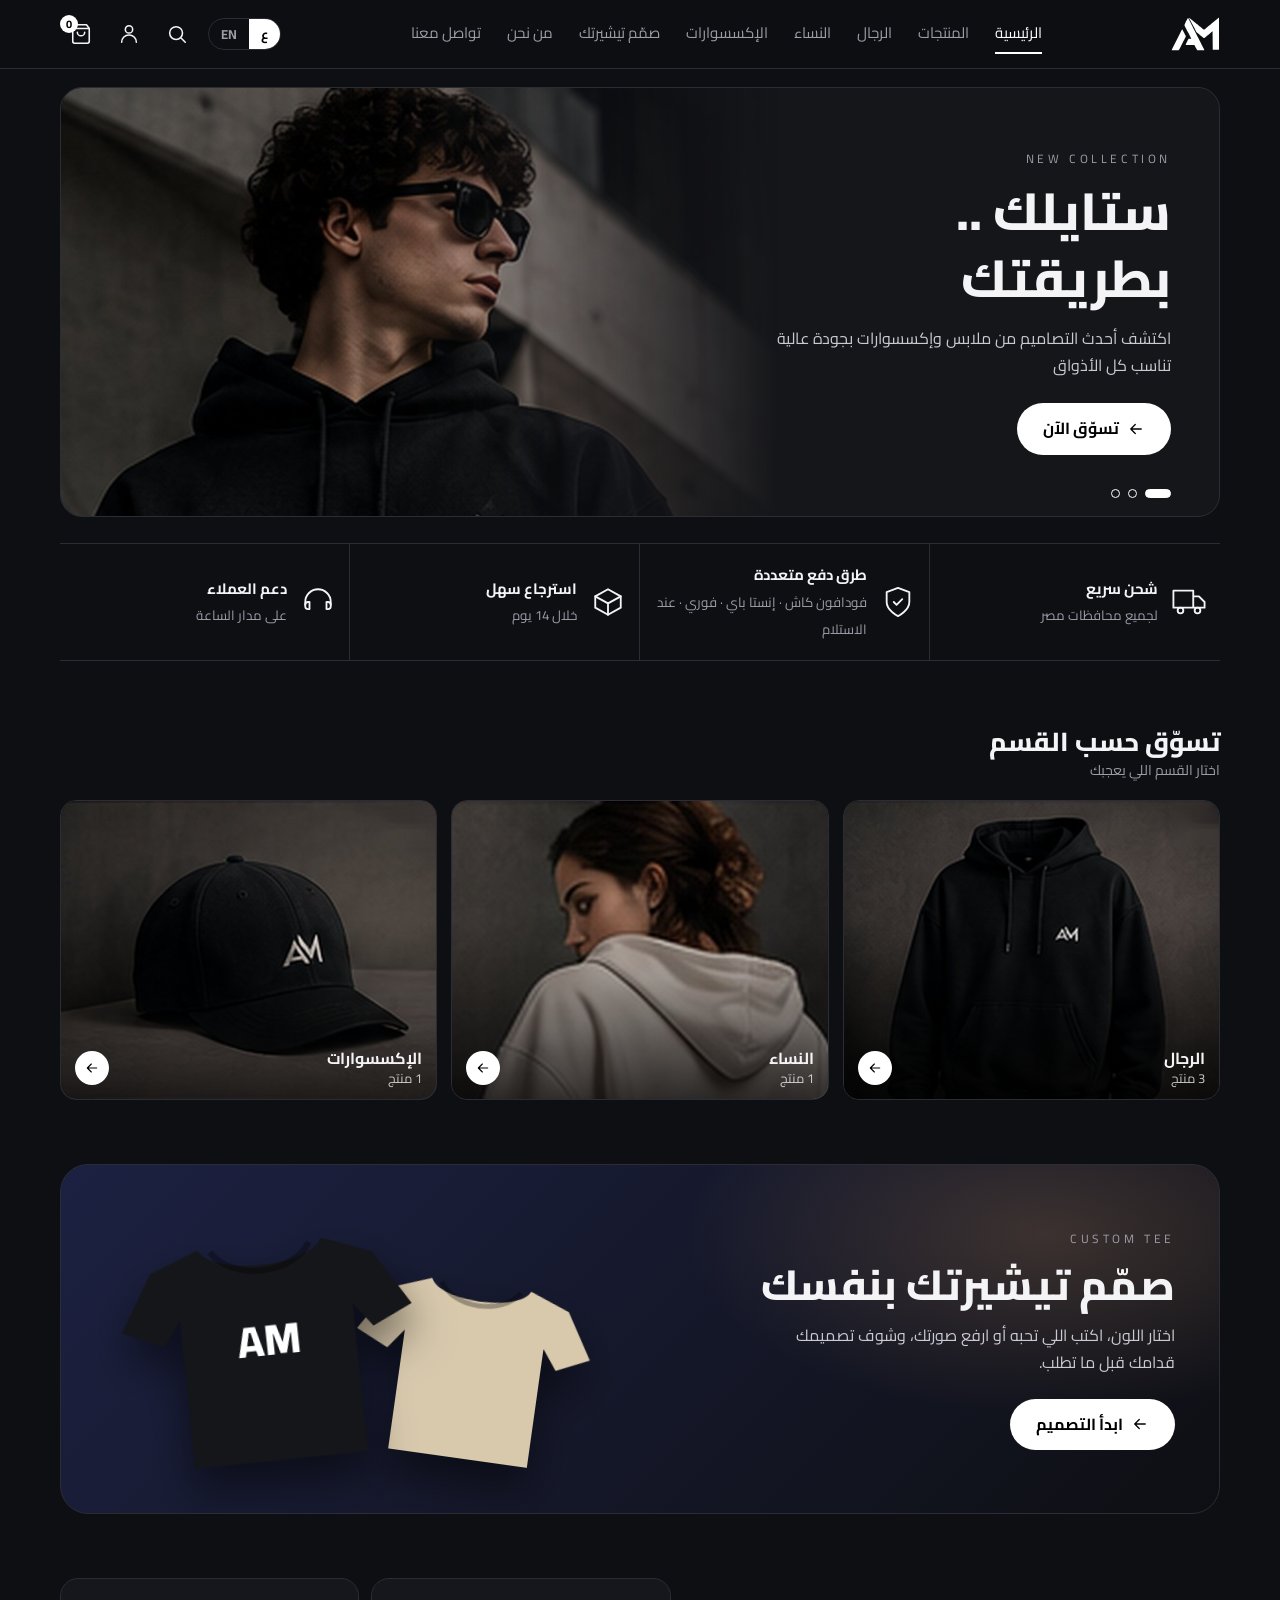
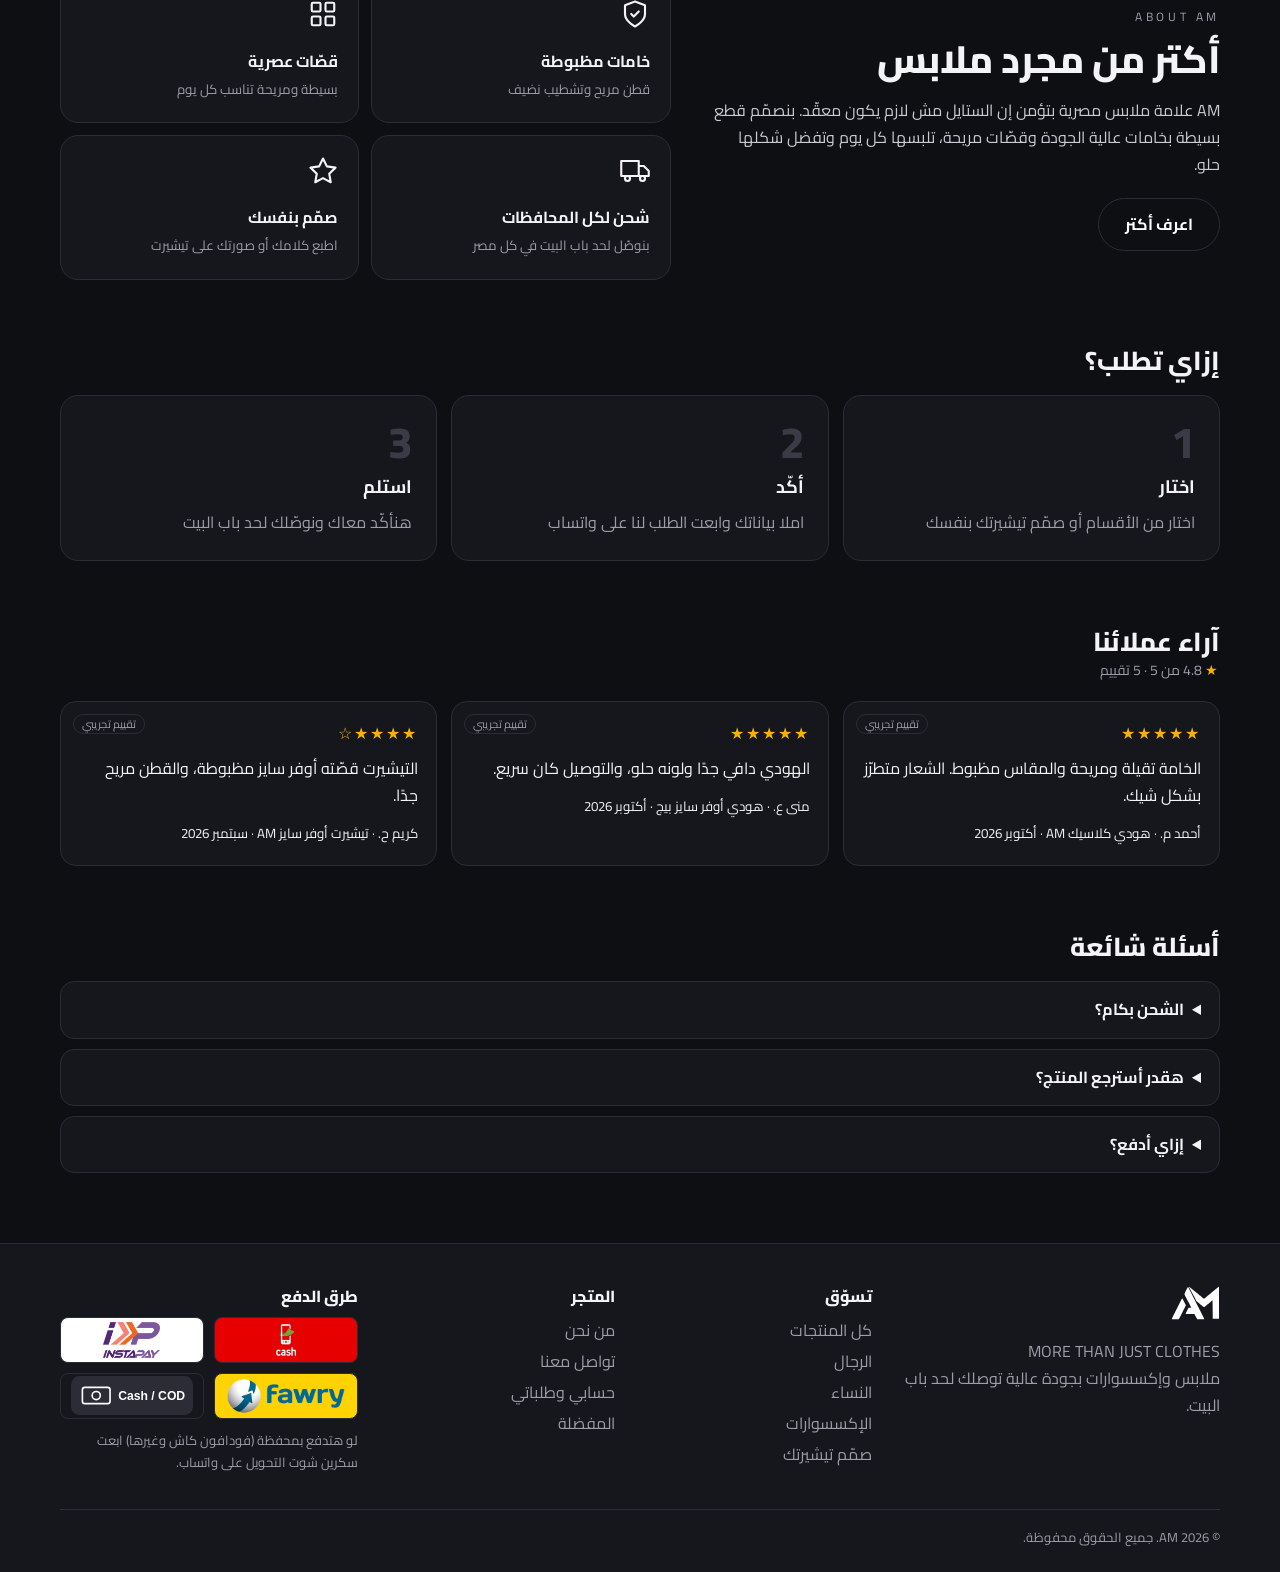
<file: index.html>
<!DOCTYPE html>
<html lang="ar" dir="rtl">
<head><script>try{if(localStorage.getItem("am-lang")=="en"){document.documentElement.dir="ltr";document.documentElement.lang="en"}}catch(e){}</script>
<meta charset="utf-8">
<meta name="viewport" content="width=device-width, initial-scale=1, viewport-fit=cover">
<title>AM | More Than Just Clothes</title>
<link href="https://fonts.googleapis.com/css2?family=Cairo:wght@400;600;700;800&display=swap" rel="stylesheet">
<link rel="stylesheet" href="style.css">
<style id="ldcss">
.ld{position:fixed;inset:0;z-index:9999;display:grid;place-items:center;background:radial-gradient(circle at 50% 45%,#1b1d2a 0,#0e0f13 62%);transition:opacity .55s ease,transform .55s ease,visibility .55s}
.ld.out{opacity:0;visibility:hidden;transform:scale(1.04);pointer-events:none}
html.ldk,html.ldk body{overflow:hidden}
.ldc{position:relative;display:grid;place-items:center}
.ldg{position:absolute;width:150px;height:150px;border-radius:50%;background:radial-gradient(circle,rgba(255,255,255,.1),transparent 65%);animation:ldpulse 2s ease-in-out infinite}
.ldr{position:relative;perspective:700px;animation:ldin .8s cubic-bezier(.2,.7,.2,1) both}
.ld3{position:relative;width:54px;height:38px;transform-style:preserve-3d;animation:ldspin 1.6s cubic-bezier(.65,0,.35,1) infinite}
.ldl{position:absolute;inset:0;width:100%;height:100%;display:block;backface-visibility:hidden;-webkit-backface-visibility:hidden}
.ldl.b{transform:rotateY(180deg)}
.ld[data-mode=swipe] .ld3{animation:none}
@keyframes ldspin{from{transform:rotateY(0)}to{transform:rotateY(360deg)}}
@keyframes ldin{from{opacity:0;transform:scale(.7)}to{opacity:1;transform:none}}
@keyframes ldpulse{50%{transform:scale(1.18);opacity:.6}}
@media (prefers-reduced-motion:reduce){.ld *{animation:none!important}.ld{transition-duration:.01s}}
</style><script>document.documentElement.classList.add("ldk")</script></head>
<body><div id="ld" class="ld" data-mode="swipe" dir="ltr" aria-hidden="true"><div class="ldc"><div class="ldg"></div><div class="ldr"><div class="ld3"><svg class="ldl" viewBox="155 324 240 168"><defs><linearGradient id="ldgr" gradientUnits="userSpaceOnUse" x1="155" y1="0" x2="395" y2="0"><stop offset="0" stop-color="#8d90a0"/><stop offset=".38" stop-color="#8d90a0"/><stop offset=".5" stop-color="#fff"/><stop offset=".62" stop-color="#8d90a0"/><stop offset="1" stop-color="#8d90a0"/><animateTransform attributeName="gradientTransform" type="translate" from="-260 0" to="260 0" dur="1.5s" repeatCount="indefinite"/></linearGradient></defs><g fill="url(#ldgr)"><path d="M243.36,327.31c2.92,1.35,5.26,2.88,7.72,4.94.7.58,1.4,1.16,2.11,1.76.73.62,1.47,1.23,2.23,1.87,1.54,1.28,3.07,2.55,4.61,3.83.74.62,1.49,1.24,2.26,1.88,2.64,2.2,5.29,4.37,7.95,6.54.85.7,1.71,1.39,2.59,2.11.84.68,1.68,1.37,2.54,2.07,1.83,1.5,3.67,3,5.5,4.5.91.74,1.82,1.49,2.75,2.25l8.25,6.75c.91.74,1.82,1.49,2.74,2.24,1.86,1.52,3.72,3.05,5.58,4.58,1.84,1.51,3.69,3.02,5.54,4.52,1.74,1.42,3.46,2.87,5.16,4.35.78.66,1.56,1.32,2.36,2,.68.59,1.36,1.18,2.05,1.79,1.39.87,2.91,1.01,4.57.42,2.57-1.44,4.48-2.95,6.62-4.96,4.59-4.21,9.36-8.14,14.19-12.07,3.36-2.74,6.71-5.49,10.06-8.24.73-.6,1.46-1.2,2.21-1.82,5.02-4.14,9.99-8.32,14.94-12.54,3.99-3.39,8.07-6.67,12.18-9.91,3-2.43,5.86-5,8.7-7.61,1.06-.83,2.26-1.25,3.59-1.25v158h-31c-.33-30.03-.66-60.06-1-91-4.29,3.63-8.58,7.26-13,11-3.66,3.01-7.32,6.01-11,9-1.94,1.58-3.88,3.17-5.81,4.75-.9.73-1.81,1.47-2.74,2.23-2.02,1.67-3.95,3.39-5.88,5.15-1.71,1.25-3.22,1.8-4.54,1.64-3.35-1.26-5.77-3.78-8.4-6.14-5.48-4.81-11.06-9.42-16.83-13.88-1.08-.84-2.16-1.69-3.24-2.54-1.47-1.14-3.01-2.19-4.55-3.24-4.71-3.97-6.97-9.98-9.63-15.4-.92-1.83-1.85-3.67-2.78-5.5-.63-1.24-1.25-2.47-1.88-3.71-2.83-5.62-5.81-11.15-8.84-16.66-.48-.87-.96-1.75-1.45-2.64-.97-1.76-1.94-3.52-2.91-5.28-2.76-5.02-5.52-10.05-8.27-15.07-.53-.96-1.05-1.91-1.59-2.9-.48-.87-.96-1.76-1.45-2.65-.43-.78-.85-1.55-1.29-2.35-.61-1.19-.91-2.11-.91-2.78v-.03Z"/><path d="M238.36,328.31c3.07,2.63,4.52,5.69,6.3,9.28.32.63.63,1.27.96,1.92,1.05,2.1,2.08,4.2,3.12,6.3.73,1.48,1.47,2.95,2.2,4.42,1.94,3.9,3.87,7.8,5.8,11.7,3.43,6.92,6.87,13.84,10.31,20.75.37.75.74,1.49,1.12,2.26,4.38,8.81,8.81,17.57,13.45,26.25,3.84,7.22,7.49,14.53,11.14,21.85.33.65.65,1.3.98,1.97,2.33,4.68,4.66,9.36,6.99,14.05,2.35,4.73,4.71,9.46,7.07,14.19.93,1.87,1.86,3.73,2.78,5.6,2.28,4.59,4.67,9.12,7.18,13.59,1.06,1.91,1.59,3.87,1.59,5.87h-35c-1.96-3.55-3.92-7.1-5.94-10.75-.62-1.11-1.23-2.22-1.87-3.37-.48-.88-.97-1.77-1.47-2.68-.5-.9-1-1.81-1.51-2.73-.81-1.65-1.55-3.8-2.22-6.47h-44c1.42-4.27,2.8-7.84,4.79-11.8.53-1.06,1.06-2.12,1.61-3.21s1.1-2.18,1.67-3.3c.55-1.11,1.11-2.22,1.68-3.36,2.75-5.46,4.5-8.57,5.26-9.33,2.19-.07,4.38-.08,6.56-.06,1.2,0,2.4.02,3.63.03.93.01,1.86.03,2.81.04-4.81-9.72-9.66-19.42-14.75-29-1.26-2.38-2.51-4.77-3.76-7.16-1.1-2.1-2.21-4.21-3.33-6.31-1.66-3.14-3.3-6.3-4.93-9.46-.65-1.25-1.31-2.5-1.97-3.75-.93-1.75-1.84-3.52-2.74-5.29-.53-1.02-1.07-2.04-1.62-3.09-1.15-3.77-.47-5.39,1.1-8.95.35-.81.7-1.63,1.07-2.47.38-.79.75-1.58,1.14-2.4.42-.89.84-1.78,1.28-2.69s.88-1.82,1.33-2.76c.43-.9.85-1.8,1.29-2.72,2.76-5.78,5.72-11.4,8.9-16.96h0Z"/><path d="M209.36,385.31h2c.41.82.82,1.64,1.24,2.49,1.52,3.07,3.05,6.13,4.58,9.2.66,1.32,1.32,2.65,1.98,3.97.95,1.91,1.9,3.82,2.85,5.73.57,1.15,1.15,2.31,1.73,3.48,1.01,2.08,2.17,3.97,3.46,5.68.78,1.64.97,3.41.58,5.32-1.59,3.52-3.26,6.98-5.06,10.4-.36.69-.72,1.39-1.09,2.1-.77,1.49-1.54,2.97-2.32,4.46-2.04,3.91-4.06,7.83-6.09,11.75-.41.79-.82,1.58-1.24,2.39-4.59,8.88-9.04,17.82-13.47,26.77-.54,1.08-1.07,2.16-1.63,3.28-.47.95-.93,1.89-1.41,2.86-.74,1.42-1.44,2.46-2.11,3.13-2.59.09-5.16.12-7.75.1h-2.35c-2.49,0-4.97-.02-7.46-.03-1.68,0-3.36,0-5.04-.01-4.13-.01-8.26-.03-12.39-.05,1.39-4.53,3.21-8.7,5.34-12.92.33-.66.66-1.31,1-1.99.7-1.39,1.4-2.78,2.1-4.17,1.04-2.05,2.07-4.11,3.09-6.17,3.66-7.31,7.41-14.57,11.24-21.79,5.98-11.29,11.66-22.72,17.35-34.15,1.06-2.13,2.12-4.26,3.19-6.39,2.56-5.14,5.13-10.28,7.69-15.42v-.02Z"/></g></svg><svg class="ldl b" viewBox="155 324 240 168"><g fill="url(#ldgr)"><path d="M243.36,327.31c2.92,1.35,5.26,2.88,7.72,4.94.7.58,1.4,1.16,2.11,1.76.73.62,1.47,1.23,2.23,1.87,1.54,1.28,3.07,2.55,4.61,3.83.74.62,1.49,1.24,2.26,1.88,2.64,2.2,5.29,4.37,7.95,6.54.85.7,1.71,1.39,2.59,2.11.84.68,1.68,1.37,2.54,2.07,1.83,1.5,3.67,3,5.5,4.5.91.74,1.82,1.49,2.75,2.25l8.25,6.75c.91.74,1.82,1.49,2.74,2.24,1.86,1.52,3.72,3.05,5.58,4.58,1.84,1.51,3.69,3.02,5.54,4.52,1.74,1.42,3.46,2.87,5.16,4.35.78.66,1.56,1.32,2.36,2,.68.59,1.36,1.18,2.05,1.79,1.39.87,2.91,1.01,4.57.42,2.57-1.44,4.48-2.95,6.62-4.96,4.59-4.21,9.36-8.14,14.19-12.07,3.36-2.74,6.71-5.49,10.06-8.24.73-.6,1.46-1.2,2.21-1.82,5.02-4.14,9.99-8.32,14.94-12.54,3.99-3.39,8.07-6.67,12.18-9.91,3-2.43,5.86-5,8.7-7.61,1.06-.83,2.26-1.25,3.59-1.25v158h-31c-.33-30.03-.66-60.06-1-91-4.29,3.63-8.58,7.26-13,11-3.66,3.01-7.32,6.01-11,9-1.94,1.58-3.88,3.17-5.81,4.75-.9.73-1.81,1.47-2.74,2.23-2.02,1.67-3.95,3.39-5.88,5.15-1.71,1.25-3.22,1.8-4.54,1.64-3.35-1.26-5.77-3.78-8.4-6.14-5.48-4.81-11.06-9.42-16.83-13.88-1.08-.84-2.16-1.69-3.24-2.54-1.47-1.14-3.01-2.19-4.55-3.24-4.71-3.97-6.97-9.98-9.63-15.4-.92-1.83-1.85-3.67-2.78-5.5-.63-1.24-1.25-2.47-1.88-3.71-2.83-5.62-5.81-11.15-8.84-16.66-.48-.87-.96-1.75-1.45-2.64-.97-1.76-1.94-3.52-2.91-5.28-2.76-5.02-5.52-10.05-8.27-15.07-.53-.96-1.05-1.91-1.59-2.9-.48-.87-.96-1.76-1.45-2.65-.43-.78-.85-1.55-1.29-2.35-.61-1.19-.91-2.11-.91-2.78v-.03Z"/><path d="M238.36,328.31c3.07,2.63,4.52,5.69,6.3,9.28.32.63.63,1.27.96,1.92,1.05,2.1,2.08,4.2,3.12,6.3.73,1.48,1.47,2.95,2.2,4.42,1.94,3.9,3.87,7.8,5.8,11.7,3.43,6.92,6.87,13.84,10.31,20.75.37.75.74,1.49,1.12,2.26,4.38,8.81,8.81,17.57,13.45,26.25,3.84,7.22,7.49,14.53,11.14,21.85.33.65.65,1.3.98,1.97,2.33,4.68,4.66,9.36,6.99,14.05,2.35,4.73,4.71,9.46,7.07,14.19.93,1.87,1.86,3.73,2.78,5.6,2.28,4.59,4.67,9.12,7.18,13.59,1.06,1.91,1.59,3.87,1.59,5.87h-35c-1.96-3.55-3.92-7.1-5.94-10.75-.62-1.11-1.23-2.22-1.87-3.37-.48-.88-.97-1.77-1.47-2.68-.5-.9-1-1.81-1.51-2.73-.81-1.65-1.55-3.8-2.22-6.47h-44c1.42-4.27,2.8-7.84,4.79-11.8.53-1.06,1.06-2.12,1.61-3.21s1.1-2.18,1.67-3.3c.55-1.11,1.11-2.22,1.68-3.36,2.75-5.46,4.5-8.57,5.26-9.33,2.19-.07,4.38-.08,6.56-.06,1.2,0,2.4.02,3.63.03.93.01,1.86.03,2.81.04-4.81-9.72-9.66-19.42-14.75-29-1.26-2.38-2.51-4.77-3.76-7.16-1.1-2.1-2.21-4.21-3.33-6.31-1.66-3.14-3.3-6.3-4.93-9.46-.65-1.25-1.31-2.5-1.97-3.75-.93-1.75-1.84-3.52-2.74-5.29-.53-1.02-1.07-2.04-1.62-3.09-1.15-3.77-.47-5.39,1.1-8.95.35-.81.7-1.63,1.07-2.47.38-.79.75-1.58,1.14-2.4.42-.89.84-1.78,1.28-2.69s.88-1.82,1.33-2.76c.43-.9.85-1.8,1.29-2.72,2.76-5.78,5.72-11.4,8.9-16.96h0Z"/><path d="M209.36,385.31h2c.41.82.82,1.64,1.24,2.49,1.52,3.07,3.05,6.13,4.58,9.2.66,1.32,1.32,2.65,1.98,3.97.95,1.91,1.9,3.82,2.85,5.73.57,1.15,1.15,2.31,1.73,3.48,1.01,2.08,2.17,3.97,3.46,5.68.78,1.64.97,3.41.58,5.32-1.59,3.52-3.26,6.98-5.06,10.4-.36.69-.72,1.39-1.09,2.1-.77,1.49-1.54,2.97-2.32,4.46-2.04,3.91-4.06,7.83-6.09,11.75-.41.79-.82,1.58-1.24,2.39-4.59,8.88-9.04,17.82-13.47,26.77-.54,1.08-1.07,2.16-1.63,3.28-.47.95-.93,1.89-1.41,2.86-.74,1.42-1.44,2.46-2.11,3.13-2.59.09-5.16.12-7.75.1h-2.35c-2.49,0-4.97-.02-7.46-.03-1.68,0-3.36,0-5.04-.01-4.13-.01-8.26-.03-12.39-.05,1.39-4.53,3.21-8.7,5.34-12.92.33-.66.66-1.31,1-1.99.7-1.39,1.4-2.78,2.1-4.17,1.04-2.05,2.07-4.11,3.09-6.17,3.66-7.31,7.41-14.57,11.24-21.79,5.98-11.29,11.66-22.72,17.35-34.15,1.06-2.13,2.12-4.26,3.19-6.39,2.56-5.14,5.13-10.28,7.69-15.42v-.02Z"/></g></svg></div></div></div></div>
<svg width="0" height="0" style="position:absolute" aria-hidden="true"><defs>
<symbol id="search" viewBox="0 0 24 24"><circle cx="11" cy="11" r="7"/><path d="m21 21-4.3-4.3"/></symbol>
<symbol id="user" viewBox="0 0 24 24"><path d="M20 21a8 8 0 0 0-16 0"/><circle cx="12" cy="7" r="4"/></symbol>
<symbol id="bag" viewBox="0 0 24 24"><path d="M6 2 3 6v14a2 2 0 0 0 2 2h14a2 2 0 0 0 2-2V6l-3-4z"/><path d="M3 6h18M16 10a4 4 0 0 1-8 0"/></symbol>
<symbol id="heart" viewBox="0 0 24 24"><path d="M19 14c1.5-1.5 3-3.2 3-5.5A5.5 5.5 0 0 0 16.5 3c-1.8 0-3 .5-4.5 2-1.5-1.5-2.7-2-4.5-2A5.5 5.5 0 0 0 2 8.5c0 2.3 1.5 4 3 5.5l7 7z"/></symbol>
<symbol id="home" viewBox="0 0 24 24"><path d="m3 10 9-7 9 7v10a2 2 0 0 1-2 2H5a2 2 0 0 1-2-2z"/><path d="M9 22V12h6v10"/></symbol>
<symbol id="grid" viewBox="0 0 24 24"><rect x="3" y="3" width="7" height="7" rx="1"/><rect x="14" y="3" width="7" height="7" rx="1"/><rect x="3" y="14" width="7" height="7" rx="1"/><rect x="14" y="14" width="7" height="7" rx="1"/></symbol>
<symbol id="menu" viewBox="0 0 24 24"><path d="M3 6h18M3 12h18M3 18h18"/></symbol>
<symbol id="truck" viewBox="0 0 24 24"><path d="M1 4h14v12H1zM15 8h4l4 4v4h-8z"/><circle cx="6" cy="18" r="2"/><circle cx="18" cy="18" r="2"/></symbol>
<symbol id="shield" viewBox="0 0 24 24"><path d="M12 22s8-4 8-10V5l-8-3-8 3v7c0 6 8 10 8 10z"/><path d="m9 12 2 2 4-4"/></symbol>
<symbol id="box" viewBox="0 0 24 24"><path d="M21 8 12 3 3 8v8l9 5 9-5z"/><path d="m3 8 9 5 9-5M12 13v8"/></symbol>
<symbol id="head" viewBox="0 0 24 24"><path d="M3 14v-2a9 9 0 0 1 18 0v2"/><path d="M21 15a2 2 0 0 1-2 2h-1v-5h1a2 2 0 0 1 2 2zM3 15a2 2 0 0 0 2 2h1v-5H5a2 2 0 0 0-2 2z"/></symbol>
<symbol id="star" viewBox="0 0 24 24"><path d="m12 2 3.1 6.3 6.9 1-5 4.9 1.2 6.8-6.2-3.3-6.2 3.3L7 14.2 2 9.3l6.9-1z"/></symbol><symbol id="arr" viewBox="0 0 24 24"><path d="M19 12H5m6-6-6 6 6 6"/></symbol>
</defs></svg>
<header id="hd">
<div class="w bar">
<button class="ib" id="mb" data-a="menu" aria-label="القائمة"><svg class="i"><use href="#menu"/></svg></button>
<a class="logo" href="#/" aria-label="AM"><svg viewBox="155 324 240 168"><path d="M243.36,327.31c2.92,1.35,5.26,2.88,7.72,4.94.7.58,1.4,1.16,2.11,1.76.73.62,1.47,1.23,2.23,1.87,1.54,1.28,3.07,2.55,4.61,3.83.74.62,1.49,1.24,2.26,1.88,2.64,2.2,5.29,4.37,7.95,6.54.85.7,1.71,1.39,2.59,2.11.84.68,1.68,1.37,2.54,2.07,1.83,1.5,3.67,3,5.5,4.5.91.74,1.82,1.49,2.75,2.25l8.25,6.75c.91.74,1.82,1.49,2.74,2.24,1.86,1.52,3.72,3.05,5.58,4.58,1.84,1.51,3.69,3.02,5.54,4.52,1.74,1.42,3.46,2.87,5.16,4.35.78.66,1.56,1.32,2.36,2,.68.59,1.36,1.18,2.05,1.79,1.39.87,2.91,1.01,4.57.42,2.57-1.44,4.48-2.95,6.62-4.96,4.59-4.21,9.36-8.14,14.19-12.07,3.36-2.74,6.71-5.49,10.06-8.24.73-.6,1.46-1.2,2.21-1.82,5.02-4.14,9.99-8.32,14.94-12.54,3.99-3.39,8.07-6.67,12.18-9.91,3-2.43,5.86-5,8.7-7.61,1.06-.83,2.26-1.25,3.59-1.25v158h-31c-.33-30.03-.66-60.06-1-91-4.29,3.63-8.58,7.26-13,11-3.66,3.01-7.32,6.01-11,9-1.94,1.58-3.88,3.17-5.81,4.75-.9.73-1.81,1.47-2.74,2.23-2.02,1.67-3.95,3.39-5.88,5.15-1.71,1.25-3.22,1.8-4.54,1.64-3.35-1.26-5.77-3.78-8.4-6.14-5.48-4.81-11.06-9.42-16.83-13.88-1.08-.84-2.16-1.69-3.24-2.54-1.47-1.14-3.01-2.19-4.55-3.24-4.71-3.97-6.97-9.98-9.63-15.4-.92-1.83-1.85-3.67-2.78-5.5-.63-1.24-1.25-2.47-1.88-3.71-2.83-5.62-5.81-11.15-8.84-16.66-.48-.87-.96-1.75-1.45-2.64-.97-1.76-1.94-3.52-2.91-5.28-2.76-5.02-5.52-10.05-8.27-15.07-.53-.96-1.05-1.91-1.59-2.9-.48-.87-.96-1.76-1.45-2.65-.43-.78-.85-1.55-1.29-2.35-.61-1.19-.91-2.11-.91-2.78v-.03Z"/><path d="M238.36,328.31c3.07,2.63,4.52,5.69,6.3,9.28.32.63.63,1.27.96,1.92,1.05,2.1,2.08,4.2,3.12,6.3.73,1.48,1.47,2.95,2.2,4.42,1.94,3.9,3.87,7.8,5.8,11.7,3.43,6.92,6.87,13.84,10.31,20.75.37.75.74,1.49,1.12,2.26,4.38,8.81,8.81,17.57,13.45,26.25,3.84,7.22,7.49,14.53,11.14,21.85.33.65.65,1.3.98,1.97,2.33,4.68,4.66,9.36,6.99,14.05,2.35,4.73,4.71,9.46,7.07,14.19.93,1.87,1.86,3.73,2.78,5.6,2.28,4.59,4.67,9.12,7.18,13.59,1.06,1.91,1.59,3.87,1.59,5.87h-35c-1.96-3.55-3.92-7.1-5.94-10.75-.62-1.11-1.23-2.22-1.87-3.37-.48-.88-.97-1.77-1.47-2.68-.5-.9-1-1.81-1.51-2.73-.81-1.65-1.55-3.8-2.22-6.47h-44c1.42-4.27,2.8-7.84,4.79-11.8.53-1.06,1.06-2.12,1.61-3.21s1.1-2.18,1.67-3.3c.55-1.11,1.11-2.22,1.68-3.36,2.75-5.46,4.5-8.57,5.26-9.33,2.19-.07,4.38-.08,6.56-.06,1.2,0,2.4.02,3.63.03.93.01,1.86.03,2.81.04-4.81-9.72-9.66-19.42-14.75-29-1.26-2.38-2.51-4.77-3.76-7.16-1.1-2.1-2.21-4.21-3.33-6.31-1.66-3.14-3.3-6.3-4.93-9.46-.65-1.25-1.31-2.5-1.97-3.75-.93-1.75-1.84-3.52-2.74-5.29-.53-1.02-1.07-2.04-1.62-3.09-1.15-3.77-.47-5.39,1.1-8.95.35-.81.7-1.63,1.07-2.47.38-.79.75-1.58,1.14-2.4.42-.89.84-1.78,1.28-2.69s.88-1.82,1.33-2.76c.43-.9.85-1.8,1.29-2.72,2.76-5.78,5.72-11.4,8.9-16.96h0Z"/><path d="M209.36,385.31h2c.41.82.82,1.64,1.24,2.49,1.52,3.07,3.05,6.13,4.58,9.2.66,1.32,1.32,2.65,1.98,3.97.95,1.91,1.9,3.82,2.85,5.73.57,1.15,1.15,2.31,1.73,3.48,1.01,2.08,2.17,3.97,3.46,5.68.78,1.64.97,3.41.58,5.32-1.59,3.52-3.26,6.98-5.06,10.4-.36.69-.72,1.39-1.09,2.1-.77,1.49-1.54,2.97-2.32,4.46-2.04,3.91-4.06,7.83-6.09,11.75-.41.79-.82,1.58-1.24,2.39-4.59,8.88-9.04,17.82-13.47,26.77-.54,1.08-1.07,2.16-1.63,3.28-.47.95-.93,1.89-1.41,2.86-.74,1.42-1.44,2.46-2.11,3.13-2.59.09-5.16.12-7.75.1h-2.35c-2.49,0-4.97-.02-7.46-.03-1.68,0-3.36,0-5.04-.01-4.13-.01-8.26-.03-12.39-.05,1.39-4.53,3.21-8.7,5.34-12.92.33-.66.66-1.31,1-1.99.7-1.39,1.4-2.78,2.1-4.17,1.04-2.05,2.07-4.11,3.09-6.17,3.66-7.31,7.41-14.57,11.24-21.79,5.98-11.29,11.66-22.72,17.35-34.15,1.06-2.13,2.12-4.26,3.19-6.39,2.56-5.14,5.13-10.28,7.69-15.42v-.02Z"/></svg></a>
<nav class="m" id="nv"><a href="#/">الرئيسية</a><a href="#/shop">المنتجات</a><a href="#/c/الرجال">الرجال</a><a href="#/c/النساء">النساء</a><a href="#/c/الإكسسوارات">الإكسسوارات</a><a href="#/design">صمّم تيشيرتك</a><a href="#/about">من نحن</a><a href="#/contact">تواصل معنا</a></nav>
<div class="ic"><div class="lang" role="group" aria-label="Language"><button type="button" data-l="ar" class="on">ع</button><button type="button" data-l="en">EN</button></div><button class="ib" data-a="search" aria-label="بحث"><svg class="i"><use href="#search"/></svg></button><a class="ib hd" href="#/account" aria-label="حسابي"><svg class="i"><use href="#user"/></svg></a><a class="ib" href="#/cart" aria-label="السلة"><svg class="i"><use href="#bag"/></svg><span class="cc">0</span></a></div>
</div>
<div id="sb"><div class="w"><input id="q" placeholder="ابحث عن منتج..." aria-label="بحث"></div></div>
</header>
<main id="app" class="w"></main>
<footer><div class="w"><div class="fg">
<div><span class="fl"><svg viewBox="155 324 240 168"><path d="M243.36,327.31c2.92,1.35,5.26,2.88,7.72,4.94.7.58,1.4,1.16,2.11,1.76.73.62,1.47,1.23,2.23,1.87,1.54,1.28,3.07,2.55,4.61,3.83.74.62,1.49,1.24,2.26,1.88,2.64,2.2,5.29,4.37,7.95,6.54.85.7,1.71,1.39,2.59,2.11.84.68,1.68,1.37,2.54,2.07,1.83,1.5,3.67,3,5.5,4.5.91.74,1.82,1.49,2.75,2.25l8.25,6.75c.91.74,1.82,1.49,2.74,2.24,1.86,1.52,3.72,3.05,5.58,4.58,1.84,1.51,3.69,3.02,5.54,4.52,1.74,1.42,3.46,2.87,5.16,4.35.78.66,1.56,1.32,2.36,2,.68.59,1.36,1.18,2.05,1.79,1.39.87,2.91,1.01,4.57.42,2.57-1.44,4.48-2.95,6.62-4.96,4.59-4.21,9.36-8.14,14.19-12.07,3.36-2.74,6.71-5.49,10.06-8.24.73-.6,1.46-1.2,2.21-1.82,5.02-4.14,9.99-8.32,14.94-12.54,3.99-3.39,8.07-6.67,12.18-9.91,3-2.43,5.86-5,8.7-7.61,1.06-.83,2.26-1.25,3.59-1.25v158h-31c-.33-30.03-.66-60.06-1-91-4.29,3.63-8.58,7.26-13,11-3.66,3.01-7.32,6.01-11,9-1.94,1.58-3.88,3.17-5.81,4.75-.9.73-1.81,1.47-2.74,2.23-2.02,1.67-3.95,3.39-5.88,5.15-1.71,1.25-3.22,1.8-4.54,1.64-3.35-1.26-5.77-3.78-8.4-6.14-5.48-4.81-11.06-9.42-16.83-13.88-1.08-.84-2.16-1.69-3.24-2.54-1.47-1.14-3.01-2.19-4.55-3.24-4.71-3.97-6.97-9.98-9.63-15.4-.92-1.83-1.85-3.67-2.78-5.5-.63-1.24-1.25-2.47-1.88-3.71-2.83-5.62-5.81-11.15-8.84-16.66-.48-.87-.96-1.75-1.45-2.64-.97-1.76-1.94-3.52-2.91-5.28-2.76-5.02-5.52-10.05-8.27-15.07-.53-.96-1.05-1.91-1.59-2.9-.48-.87-.96-1.76-1.45-2.65-.43-.78-.85-1.55-1.29-2.35-.61-1.19-.91-2.11-.91-2.78v-.03Z"/><path d="M238.36,328.31c3.07,2.63,4.52,5.69,6.3,9.28.32.63.63,1.27.96,1.92,1.05,2.1,2.08,4.2,3.12,6.3.73,1.48,1.47,2.95,2.2,4.42,1.94,3.9,3.87,7.8,5.8,11.7,3.43,6.92,6.87,13.84,10.31,20.75.37.75.74,1.49,1.12,2.26,4.38,8.81,8.81,17.57,13.45,26.25,3.84,7.22,7.49,14.53,11.14,21.85.33.65.65,1.3.98,1.97,2.33,4.68,4.66,9.36,6.99,14.05,2.35,4.73,4.71,9.46,7.07,14.19.93,1.87,1.86,3.73,2.78,5.6,2.28,4.59,4.67,9.12,7.18,13.59,1.06,1.91,1.59,3.87,1.59,5.87h-35c-1.96-3.55-3.92-7.1-5.94-10.75-.62-1.11-1.23-2.22-1.87-3.37-.48-.88-.97-1.77-1.47-2.68-.5-.9-1-1.81-1.51-2.73-.81-1.65-1.55-3.8-2.22-6.47h-44c1.42-4.27,2.8-7.84,4.79-11.8.53-1.06,1.06-2.12,1.61-3.21s1.1-2.18,1.67-3.3c.55-1.11,1.11-2.22,1.68-3.36,2.75-5.46,4.5-8.57,5.26-9.33,2.19-.07,4.38-.08,6.56-.06,1.2,0,2.4.02,3.63.03.93.01,1.86.03,2.81.04-4.81-9.72-9.66-19.42-14.75-29-1.26-2.38-2.51-4.77-3.76-7.16-1.1-2.1-2.21-4.21-3.33-6.31-1.66-3.14-3.3-6.3-4.93-9.46-.65-1.25-1.31-2.5-1.97-3.75-.93-1.75-1.84-3.52-2.74-5.29-.53-1.02-1.07-2.04-1.62-3.09-1.15-3.77-.47-5.39,1.1-8.95.35-.81.7-1.63,1.07-2.47.38-.79.75-1.58,1.14-2.4.42-.89.84-1.78,1.28-2.69s.88-1.82,1.33-2.76c.43-.9.85-1.8,1.29-2.72,2.76-5.78,5.72-11.4,8.9-16.96h0Z"/><path d="M209.36,385.31h2c.41.82.82,1.64,1.24,2.49,1.52,3.07,3.05,6.13,4.58,9.2.66,1.32,1.32,2.65,1.98,3.97.95,1.91,1.9,3.82,2.85,5.73.57,1.15,1.15,2.31,1.73,3.48,1.01,2.08,2.17,3.97,3.46,5.68.78,1.64.97,3.41.58,5.32-1.59,3.52-3.26,6.98-5.06,10.4-.36.69-.72,1.39-1.09,2.1-.77,1.49-1.54,2.97-2.32,4.46-2.04,3.91-4.06,7.83-6.09,11.75-.41.79-.82,1.58-1.24,2.39-4.59,8.88-9.04,17.82-13.47,26.77-.54,1.08-1.07,2.16-1.63,3.28-.47.95-.93,1.89-1.41,2.86-.74,1.42-1.44,2.46-2.11,3.13-2.59.09-5.16.12-7.75.1h-2.35c-2.49,0-4.97-.02-7.46-.03-1.68,0-3.36,0-5.04-.01-4.13-.01-8.26-.03-12.39-.05,1.39-4.53,3.21-8.7,5.34-12.92.33-.66.66-1.31,1-1.99.7-1.39,1.4-2.78,2.1-4.17,1.04-2.05,2.07-4.11,3.09-6.17,3.66-7.31,7.41-14.57,11.24-21.79,5.98-11.29,11.66-22.72,17.35-34.15,1.06-2.13,2.12-4.26,3.19-6.39,2.56-5.14,5.13-10.28,7.69-15.42v-.02Z"/></svg></span><p>MORE THAN JUST CLOTHES<br>ملابس وإكسسوارات بجودة عالية توصلك لحد باب البيت.</p></div>
<div><h3>تسوّق</h3><a href="#/shop">كل المنتجات</a><a href="#/c/الرجال">الرجال</a><a href="#/c/النساء">النساء</a><a href="#/c/الإكسسوارات">الإكسسوارات</a><a href="#/design">صمّم تيشيرتك</a></div>
<div><h3>المتجر</h3><a href="#/about">من نحن</a><a href="#/contact">تواصل معنا</a><a href="#/account">حسابي وطلباتي</a><a href="#/fav">المفضلة</a></div>
<div><h3>طرق الدفع</h3><div class="pm"><span class="pl vf"><img src="images/pay/vodafone.png" alt="Vodafone Cash"></span><span class="pl ip"><img src="images/pay/instapay.png" alt="InstaPay"></span><span class="pl fw"><img src="images/pay/fawry.png" alt="Fawry"></span><span class="pl cod"><img src="images/pay/cod.svg" alt="الدفع عند الاستلام"></span></div><p class="pnf">لو هتدفع بمحفظة (فودافون كاش وغيرها) ابعت سكرين شوت التحويل على واتساب.</p></div>
</div><div class="cp">© 2026 AM. جميع الحقوق محفوظة.</div></div></footer>
<nav class="tabs" aria-label="التنقل">
<a href="#/cart" data-t="cart"><svg class="i"><use href="#bag"/></svg>السلة<span class="cc">0</span></a>
<a href="#/fav" data-t="fav"><svg class="i"><use href="#heart"/></svg>المفضلة</a>
<a href="#/" data-t=""><svg class="i"><use href="#home"/></svg>الرئيسية</a>
<a href="#/shop" data-t="shop"><svg class="i"><use href="#grid"/></svg>الأقسام</a>
<a href="#/account" data-t="account"><svg class="i"><use href="#user"/></svg>حسابي</a>
</nav>
<div id="toast" role="status"></div>
<script src="config.js"></script><script src="reviews.js"></script><script src="tee.js"></script><script src="app.js" defer></script><script src="i18n.js" defer></script>
<script>
(function(){var l=document.getElementById("ld");if(!l)return;var t0=performance.now(),min=1200,max=5000,done=false,rm=matchMedia("(prefers-reduced-motion:reduce)").matches;
if(rm)l.querySelectorAll("animateTransform").forEach(function(n){n.remove()});
function hide(){if(done)return;done=true;l.classList.add("done");setTimeout(function(){l.classList.add("out");document.documentElement.classList.remove("ldk");setTimeout(function(){l.remove()},700)},rm?0:260)}
var loaded=new Promise(function(r){if(document.readyState=="complete")r();else addEventListener("load",r)}),fonts=Promise.race([(document.fonts&&document.fonts.ready)||0,new Promise(function(r){setTimeout(r,1500)})]);
Promise.all([loaded,fonts]).then(function(){setTimeout(hide,rm?0:Math.max(0,min-(performance.now()-t0)))});setTimeout(hide,max)})();
</script></body>
</html>
</file>
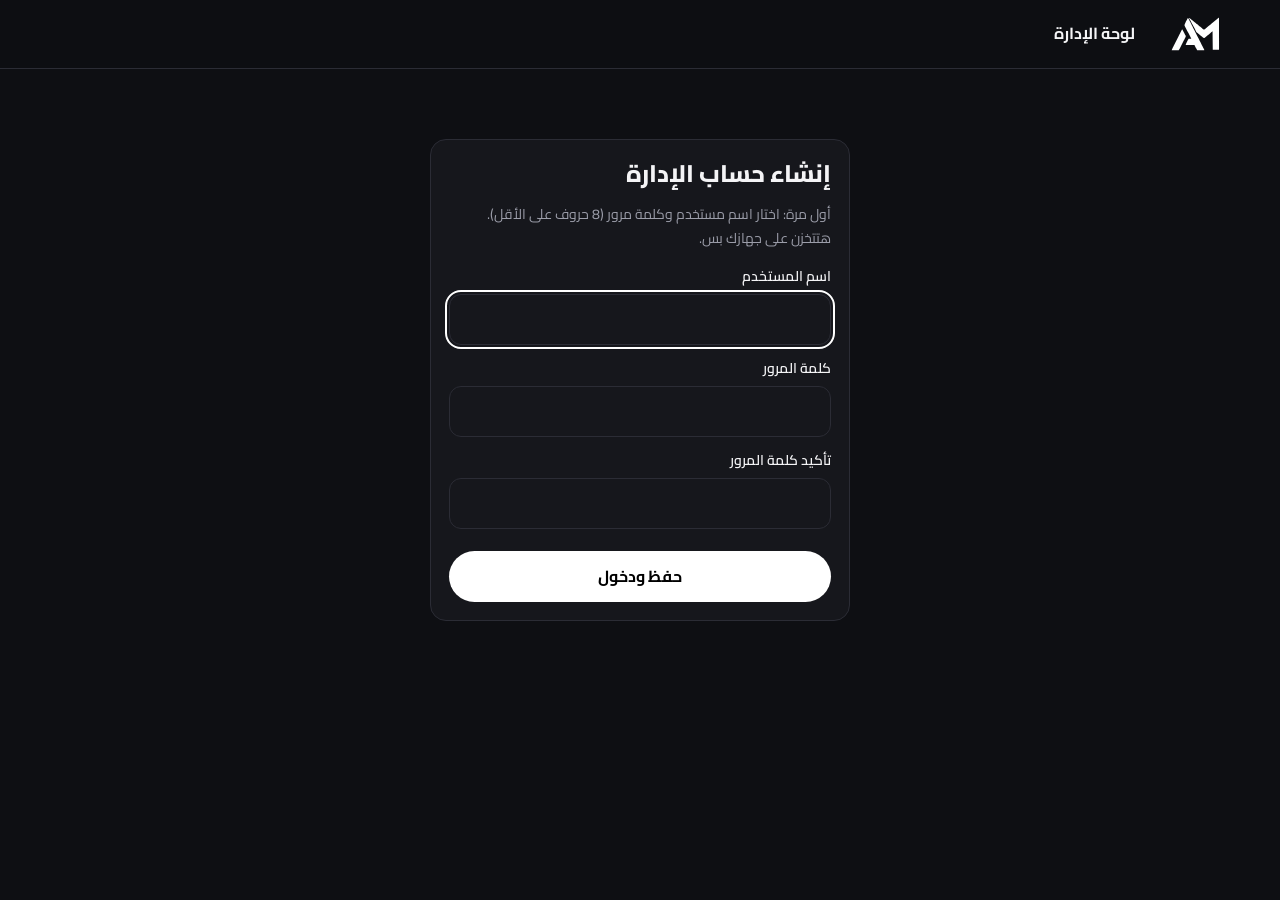
<file: admin/index.html>
<!DOCTYPE html><html lang="ar" dir="rtl"><head><meta charset="utf-8"><meta name="viewport" content="width=device-width, initial-scale=1, viewport-fit=cover"><meta name="robots" content="noindex,nofollow"><title>AM | لوحة الإدارة</title>
<link href="https://fonts.googleapis.com/css2?family=Cairo:wght@400;600;700;800&display=swap" rel="stylesheet"><link rel="stylesheet" href="../style.css"><link rel="stylesheet" href="admin.css"></head>
<body><div id="toast" role="status"></div><header><div class="w bar"><span class="logo"><svg viewBox="155 324 240 168"><path d="M243.36,327.31c2.92,1.35,5.26,2.88,7.72,4.94.7.58,1.4,1.16,2.11,1.76.73.62,1.47,1.23,2.23,1.87,1.54,1.28,3.07,2.55,4.61,3.83.74.62,1.49,1.24,2.26,1.88,2.64,2.2,5.29,4.37,7.95,6.54.85.7,1.71,1.39,2.59,2.11.84.68,1.68,1.37,2.54,2.07,1.83,1.5,3.67,3,5.5,4.5.91.74,1.82,1.49,2.75,2.25l8.25,6.75c.91.74,1.82,1.49,2.74,2.24,1.86,1.52,3.72,3.05,5.58,4.58,1.84,1.51,3.69,3.02,5.54,4.52,1.74,1.42,3.46,2.87,5.16,4.35.78.66,1.56,1.32,2.36,2,.68.59,1.36,1.18,2.05,1.79,1.39.87,2.91,1.01,4.57.42,2.57-1.44,4.48-2.95,6.62-4.96,4.59-4.21,9.36-8.14,14.19-12.07,3.36-2.74,6.71-5.49,10.06-8.24.73-.6,1.46-1.2,2.21-1.82,5.02-4.14,9.99-8.32,14.94-12.54,3.99-3.39,8.07-6.67,12.18-9.91,3-2.43,5.86-5,8.7-7.61,1.06-.83,2.26-1.25,3.59-1.25v158h-31c-.33-30.03-.66-60.06-1-91-4.29,3.63-8.58,7.26-13,11-3.66,3.01-7.32,6.01-11,9-1.94,1.58-3.88,3.17-5.81,4.75-.9.73-1.81,1.47-2.74,2.23-2.02,1.67-3.95,3.39-5.88,5.15-1.71,1.25-3.22,1.8-4.54,1.64-3.35-1.26-5.77-3.78-8.4-6.14-5.48-4.81-11.06-9.42-16.83-13.88-1.08-.84-2.16-1.69-3.24-2.54-1.47-1.14-3.01-2.19-4.55-3.24-4.71-3.97-6.97-9.98-9.63-15.4-.92-1.83-1.85-3.67-2.78-5.5-.63-1.24-1.25-2.47-1.88-3.71-2.83-5.62-5.81-11.15-8.84-16.66-.48-.87-.96-1.75-1.45-2.64-.97-1.76-1.94-3.52-2.91-5.28-2.76-5.02-5.52-10.05-8.27-15.07-.53-.96-1.05-1.91-1.59-2.9-.48-.87-.96-1.76-1.45-2.65-.43-.78-.85-1.55-1.29-2.35-.61-1.19-.91-2.11-.91-2.78v-.03Z"/><path d="M238.36,328.31c3.07,2.63,4.52,5.69,6.3,9.28.32.63.63,1.27.96,1.92,1.05,2.1,2.08,4.2,3.12,6.3.73,1.48,1.47,2.95,2.2,4.42,1.94,3.9,3.87,7.8,5.8,11.7,3.43,6.92,6.87,13.84,10.31,20.75.37.75.74,1.49,1.12,2.26,4.38,8.81,8.81,17.57,13.45,26.25,3.84,7.22,7.49,14.53,11.14,21.85.33.65.65,1.3.98,1.97,2.33,4.68,4.66,9.36,6.99,14.05,2.35,4.73,4.71,9.46,7.07,14.19.93,1.87,1.86,3.73,2.78,5.6,2.28,4.59,4.67,9.12,7.18,13.59,1.06,1.91,1.59,3.87,1.59,5.87h-35c-1.96-3.55-3.92-7.1-5.94-10.75-.62-1.11-1.23-2.22-1.87-3.37-.48-.88-.97-1.77-1.47-2.68-.5-.9-1-1.81-1.51-2.73-.81-1.65-1.55-3.8-2.22-6.47h-44c1.42-4.27,2.8-7.84,4.79-11.8.53-1.06,1.06-2.12,1.61-3.21s1.1-2.18,1.67-3.3c.55-1.11,1.11-2.22,1.68-3.36,2.75-5.46,4.5-8.57,5.26-9.33,2.19-.07,4.38-.08,6.56-.06,1.2,0,2.4.02,3.63.03.93.01,1.86.03,2.81.04-4.81-9.72-9.66-19.42-14.75-29-1.26-2.38-2.51-4.77-3.76-7.16-1.1-2.1-2.21-4.21-3.33-6.31-1.66-3.14-3.3-6.3-4.93-9.46-.65-1.25-1.31-2.5-1.97-3.75-.93-1.75-1.84-3.52-2.74-5.29-.53-1.02-1.07-2.04-1.62-3.09-1.15-3.77-.47-5.39,1.1-8.95.35-.81.7-1.63,1.07-2.47.38-.79.75-1.58,1.14-2.4.42-.89.84-1.78,1.28-2.69s.88-1.82,1.33-2.76c.43-.9.85-1.8,1.29-2.72,2.76-5.78,5.72-11.4,8.9-16.96h0Z"/><path d="M209.36,385.31h2c.41.82.82,1.64,1.24,2.49,1.52,3.07,3.05,6.13,4.58,9.2.66,1.32,1.32,2.65,1.98,3.97.95,1.91,1.9,3.82,2.85,5.73.57,1.15,1.15,2.31,1.73,3.48,1.01,2.08,2.17,3.97,3.46,5.68.78,1.64.97,3.41.58,5.32-1.59,3.52-3.26,6.98-5.06,10.4-.36.69-.72,1.39-1.09,2.1-.77,1.49-1.54,2.97-2.32,4.46-2.04,3.91-4.06,7.83-6.09,11.75-.41.79-.82,1.58-1.24,2.39-4.59,8.88-9.04,17.82-13.47,26.77-.54,1.08-1.07,2.16-1.63,3.28-.47.95-.93,1.89-1.41,2.86-.74,1.42-1.44,2.46-2.11,3.13-2.59.09-5.16.12-7.75.1h-2.35c-2.49,0-4.97-.02-7.46-.03-1.68,0-3.36,0-5.04-.01-4.13-.01-8.26-.03-12.39-.05,1.39-4.53,3.21-8.7,5.34-12.92.33-.66.66-1.31,1-1.99.7-1.39,1.4-2.78,2.1-4.17,1.04-2.05,2.07-4.11,3.09-6.17,3.66-7.31,7.41-14.57,11.24-21.79,5.98-11.29,11.66-22.72,17.35-34.15,1.06-2.13,2.12-4.26,3.19-6.39,2.56-5.14,5.13-10.28,7.69-15.42v-.02Z"/></svg></span><b style="margin-inline-start:12px">لوحة الإدارة</b><div class="ic"><button class="btn o" id="lk" data-a="lock" style="display:none;padding:7px 18px">تسجيل خروج</button></div></div></header>
<main id="app" class="w"><div class="em">جاري التحميل...</div></main><script src="../tee.js"></script><script src="admin.js" defer></script></body></html>
</file>
<file: style.css>
:root{--bg:#0e0f13;--s:#16171c;--s2:#1e1f26;--b:#2b2c35;--t:#f4f4f6;--m:#9b9da9;--ok:#4cd08a;--bad:#ff6b6b;box-sizing:border-box;padding-top:env(safe-area-inset-top,0px);padding-bottom:env(safe-area-inset-bottom,0px);color-scheme:dark}
*,*::before,*::after{box-sizing:inherit}
html{scroll-padding-top:calc(env(safe-area-inset-top,0px) + 80px)}
body{margin:0;background:var(--bg);color:var(--t);font:400 16px/1.7 Cairo,Tahoma,sans-serif}
a{color:inherit;text-decoration:none}button{font:inherit;color:inherit;cursor:pointer}img{display:block;max-width:100%}
h1,h2,h3{margin:0;font-weight:800;line-height:1.3}
:focus-visible{outline:2px solid #fff;outline-offset:2px}
.i{width:22px;height:22px;fill:none;stroke:currentColor;stroke-width:1.7;stroke-linecap:round;stroke-linejoin:round;flex:none}
.w{max-width:1200px;margin:0 auto;padding:0 20px}
header{position:sticky;top:env(safe-area-inset-top,0px);z-index:30;background:rgba(14,15,19,.92);backdrop-filter:blur(10px);border-bottom:1px solid var(--b)}
.bar{display:flex;align-items:center;gap:24px;height:68px}
.logo svg{height:34px;width:auto;display:block}.logo path,.fl path{fill:#fff}
nav.m{display:flex;gap:26px;flex:1;justify-content:center}
nav.m a{color:var(--m);font-size:15px;padding:6px 0;border-bottom:2px solid transparent}
nav.m a.on,nav.m a:hover{color:#fff;border-color:#fff}
.ic{display:flex;gap:6px;margin-inline-start:auto}
.ib{position:relative;background:none;border:0;width:42px;height:42px;display:grid;place-items:center;border-radius:50%}
.ib:hover{background:var(--s2)}
.cc{position:absolute;top:2px;inset-inline-end:0;background:#fff;color:#000;border-radius:99px;min-width:18px;height:18px;font-size:11px;font-weight:700;display:grid;place-items:center}
#mb{display:none}
#sb{display:none;border-top:1px solid var(--b);padding:10px 0}#sb.on{display:block}
input,select,textarea{width:100%;font:inherit;color:var(--t);background:var(--s);border:1px solid var(--b);border-radius:12px;padding:11px 14px}
.btn{display:inline-flex;align-items:center;justify-content:center;gap:8px;background:#fff;color:#000;border:0;border-radius:999px;padding:12px 26px;font-weight:700}
.btn.o{background:transparent;color:#fff;border:1px solid var(--b)}.btn.f{width:100%}
.btn:disabled{opacity:.5}.btn .i{width:18px;height:18px}
.hero{position:relative;min-height:430px;border-radius:22px;overflow:hidden;background:#15161a;margin-top:18px;display:flex;align-items:center;border:1px solid var(--b)}
.hero img{position:absolute;left:0;top:0;height:100%;width:62%;object-fit:cover;object-position:center top;-webkit-mask-image:linear-gradient(to left,transparent 0,#000 55%);mask-image:linear-gradient(to left,transparent 0,#000 55%)}
.ht{position:relative;padding:40px 48px;max-width:520px}
.ey{letter-spacing:.3em;font-size:12px;color:var(--m);margin-bottom:10px}
.hero h1{font-size:clamp(32px,4.6vw,52px);margin-bottom:12px}.hero p{color:#c9cad2;margin:0 0 24px}
.dots{position:absolute;bottom:18px;inset-inline-start:48px;display:flex;gap:8px}
.dots button{width:9px;height:9px;border-radius:50%;border:1px solid #fff;background:none;padding:0}.dots button.on{background:#fff}
.perks{display:grid;grid-template-columns:repeat(4,1fr);margin:26px 0;border-block:1px solid var(--b)}
.perks div{display:flex;gap:14px;align-items:center;padding:18px 14px;border-inline-start:1px solid var(--b)}.perks div:first-child{border:0}
.perks b{display:block;font-size:15px}.perks small{color:var(--m)}.perks .i{width:34px;height:34px;stroke-width:1.3}
.tiles{display:grid;grid-template-columns:repeat(4,1fr);gap:14px}
.tile{position:relative;height:170px;border-radius:16px;overflow:hidden;border:1px solid var(--b);display:block}
.tile img{width:100%;height:100%;object-fit:cover}.tile::after{content:"";position:absolute;inset:0;background:linear-gradient(to top,rgba(0,0,0,.75),transparent 60%)}
.tile span{position:absolute;z-index:2;bottom:12px;inset-inline:14px;display:flex;justify-content:space-between;align-items:center;font-weight:700}
.tile .ar{width:34px;height:34px;border-radius:50%;background:#fff;color:#000;display:grid;place-items:center}.tile .ar .i{width:16px;height:16px}
.sh{display:flex;justify-content:space-between;align-items:end;margin:44px 0 18px;gap:12px;flex-wrap:wrap}
.sh h2{font-size:26px}.sh p{margin:0;color:var(--m);font-size:14px}
.grid{display:grid;grid-template-columns:repeat(4,1fr);gap:16px}
.pc{position:relative;background:var(--s);border:1px solid var(--b);border-radius:16px;overflow:hidden;transition:transform .2s,border-color .2s}
.pc:hover{transform:translateY(-4px);border-color:#555}
.im{display:block;aspect-ratio:1/1;background:#222;overflow:hidden}.im img{width:100%;height:100%;object-fit:cover;transition:transform .4s}.pc:hover img{transform:scale(1.05)}
.bd{position:absolute;top:10px;inset-inline-end:10px;background:#000;border-radius:99px;font-size:12px;padding:0 12px}
.hr{position:absolute;top:8px;inset-inline-start:8px;width:34px;height:34px;border-radius:50%;border:0;background:rgba(0,0,0,.55);display:grid;place-items:center}
.hr.on{color:var(--bad)}.hr.on .i,.fv.on .i{fill:var(--bad);stroke:var(--bad)}
.inf{padding:12px 14px 14px;display:flex;justify-content:space-between;align-items:end;gap:8px}
.inf a{font-weight:600;display:block}.pr{color:#e8e8ec}.old{color:var(--m);text-decoration:line-through;font-size:13px;margin-inline-start:6px}
.qa{width:38px;height:38px;border-radius:50%;border:1px solid var(--b);background:var(--s2);display:grid;place-items:center;flex:none}.qa:hover{background:#fff;color:#000}
.chips{display:flex;gap:8px;flex-wrap:wrap}.chip{border:1px solid var(--b);background:var(--s);border-radius:99px;padding:5px 18px}.chip.on{background:#fff;color:#000}
.tb{display:flex;gap:12px;justify-content:space-between;flex-wrap:wrap;margin:22px 0}.tb select{width:auto}
.pd{display:grid;grid-template-columns:1.1fr 1fr;gap:36px;margin:26px 0}
.pd .big{border-radius:18px;overflow:hidden;border:1px solid var(--b);aspect-ratio:1/1}.pd .big img{width:100%;height:100%;object-fit:cover}
.pd h1{font-size:30px;margin:6px 0}.pd .pr{font-size:24px;font-weight:700}
.sz{display:flex;gap:8px;flex-wrap:wrap;margin:8px 0 18px}.sz button{min-width:50px;padding:7px 14px;border-radius:10px;border:1px solid var(--b);background:var(--s)}.sz button[aria-pressed=true]{background:#fff;color:#000}
.qt{display:inline-flex;align-items:center;border:1px solid var(--b);border-radius:99px}.qt button{width:40px;height:42px;background:none;border:0;font-size:18px}.qt span{min-width:28px;text-align:center}
.row{display:flex;gap:10px;align-items:center;flex-wrap:wrap}
.fv{width:46px;height:46px;border-radius:50%;border:1px solid var(--b);background:var(--s);display:grid;place-items:center}
.ls{list-style:none;padding:0;margin:20px 0 0;color:var(--m);font-size:14px;display:grid;gap:6px}
.two{display:grid;grid-template-columns:1.5fr 1fr;gap:28px;align-items:start}
.box{background:var(--s);border:1px solid var(--b);border-radius:16px;padding:18px}
.ci{display:flex;gap:14px;padding:14px 0;border-bottom:1px solid var(--b)}.ci:last-child{border:0}
.ci img{width:84px;height:84px;border-radius:12px;object-fit:cover}.ci .mm{flex:1}.ci small{color:var(--m)}
.ci .qt button{height:32px;width:32px}.rm{background:none;border:0;color:var(--m);font-size:13px;text-decoration:underline}
.sr{display:flex;justify-content:space-between;margin:6px 0}.sr.t{font-weight:800;font-size:19px;border-top:1px solid var(--b);padding-top:12px;margin-top:12px}
.pg{height:6px;background:var(--s2);border-radius:9px;overflow:hidden;margin:6px 0 14px}.pg i{display:block;height:100%;background:var(--ok)}
label.l{display:block;font-weight:600;margin:12px 0 5px;font-size:14px}
.pay{display:grid;gap:8px}.pay label{display:flex;gap:10px;align-items:center;border:1px solid var(--b);border-radius:12px;padding:11px 14px;background:var(--s2)}.pay input{width:auto}.pay label:has(input:checked){border-color:#fff}
.g2{display:grid;grid-template-columns:1fr 1fr;gap:10px}
.er{color:var(--bad);min-height:22px;font-size:14px}
.ok{width:70px;height:70px;border-radius:50%;background:var(--ok);color:#000;display:grid;place-items:center;margin:0 auto 14px;font-size:34px}
.ctr{text-align:center;padding:60px 0}.em{color:var(--m);text-align:center;padding:60px 0}
.tx{max-width:760px;color:#cfd0d8}.tx h2{margin:26px 0 8px}
footer{margin-top:70px;background:var(--s);border-top:1px solid var(--b);padding:42px 0 24px}
.fg{display:grid;grid-template-columns:1.4fr 1fr 1fr 1.3fr;gap:28px}.fg h3{font-size:16px;margin-bottom:10px}
.fg a{display:block;color:var(--m);margin:4px 0}.fl svg{height:34px;width:auto}.fg p{color:var(--m);margin:10px 0}
.pm{display:flex;flex-wrap:wrap;gap:6px}.pm span{border:1px solid var(--b);border-radius:8px;padding:1px 10px;font-size:13px;color:var(--m)}
.cp{border-top:1px solid var(--b);margin-top:26px;padding-top:16px;color:var(--m);font-size:13px}
.tabs{display:none}
#toast{position:fixed;inset-inline:0;bottom:calc(env(safe-area-inset-bottom,0px) + 90px);margin:auto;width:max-content;max-width:90%;background:#fff;color:#000;padding:10px 20px;border-radius:99px;font-weight:600;z-index:60;opacity:0;pointer-events:none;transition:opacity .25s}#toast.on{opacity:1}
@media (max-width:900px){
.w{padding:0 14px}#mb{display:grid}nav.m{display:none}.bar{gap:8px}.logo{margin:0 auto}.ic{margin:0}.ic .hd{display:none}
.bar{flex-direction:row-reverse;justify-content:space-between}
header.open nav.m{display:flex;flex-direction:column;position:absolute;top:100%;inset-inline:0;background:var(--bg);padding:10px 20px 16px;border-bottom:1px solid var(--b);gap:4px}
.hero{min-height:400px;align-items:flex-end}.hero img{width:100%;-webkit-mask-image:linear-gradient(to top,transparent 5%,#000 80%);mask-image:linear-gradient(to top,transparent 5%,#000 80%)}
.ht{padding:24px 20px 44px}.dots{inset-inline-start:20px;bottom:16px}
.perks{grid-template-columns:repeat(3,1fr)}.perks div:nth-child(4){display:none}.perks div{flex-direction:column;text-align:center;padding:14px 4px;gap:6px}.perks small{display:none}.perks .i{width:30px;height:30px}
.tiles{grid-template-columns:1fr 1fr;gap:10px}.tile{height:130px}
.grid{grid-template-columns:1fr 1fr;gap:10px}.inf{flex-direction:column;align-items:stretch}.inf .qa{display:none}
.pd,.two{grid-template-columns:1fr;gap:20px}.fg{grid-template-columns:1fr 1fr}
body{padding-bottom:calc(72px + env(safe-area-inset-bottom,0px))}
.tabs{display:flex;position:fixed;bottom:0;inset-inline:0;z-index:35;background:rgba(18,19,24,.96);backdrop-filter:blur(10px);border-top:1px solid var(--b);padding:6px 6px calc(6px + env(safe-area-inset-bottom,0px))}
.tabs a{flex:1;display:flex;flex-direction:column;align-items:center;font-size:11px;color:var(--m);position:relative}.tabs a.on{color:#fff}
.tabs .cc{top:-2px;inset-inline-end:22%}}
@keyframes up{from{opacity:0;transform:translateY(24px)}to{opacity:1;transform:none}}
@keyframes fade{from{opacity:0}to{opacity:1}}
@keyframes zoom{from{transform:scale(1.12)}to{transform:scale(1)}}
@keyframes inR{from{opacity:0;transform:translateX(44px)}to{opacity:1;transform:none}}
@keyframes pop{0%{transform:scale(1)}40%{transform:scale(1.5)}100%{transform:scale(1)}}
#app{animation:fade .5s ease}
.hero img{animation:zoom 7s ease-out both}
.hero .ey,.hero h1,.hero p,.hero .btn{animation:inR .75s cubic-bezier(.2,.7,.2,1) both}
.hero h1{animation-delay:.12s}.hero p{animation-delay:.24s}.hero .btn{animation-delay:.36s}
.rv{opacity:0;transform:translateY(28px);transition:opacity .7s ease,transform .7s cubic-bezier(.2,.7,.2,1);transition-delay:var(--d,0s)}
.rv.in{opacity:1;transform:none}
.cc.bump{animation:pop .5s}.hr.pop,.fv.pop{animation:pop .45s}
.btn{transition:transform .2s,box-shadow .25s}.btn:hover{transform:translateY(-2px);box-shadow:0 12px 26px -12px rgba(255,255,255,.55)}.btn:active{transform:scale(.97)}
.tile img{transition:transform .7s}.tile:hover img{transform:scale(1.1)}.tile .ar{transition:transform .3s}.tile:hover .ar{transform:translateX(-6px)}
.perks .i{transition:transform .3s}.perks div:hover .i{transform:translateY(-4px) scale(1.12)}
.qa{transition:transform .25s,background .2s,color .2s}.qa:hover{transform:rotate(-12deg) scale(1.12)}
.pd .big img{animation:zoom 1.2s ease-out both}.ok{animation:pop .7s .1s both}
.dots button{transition:width .3s,background .3s}.dots button.on{width:26px;border-radius:9px}
.logo svg{transition:transform .4s}.logo:hover svg{transform:scale(1.07)}
header{transition:box-shadow .3s}header.sc{box-shadow:0 10px 26px -14px #000}.bar{transition:height .3s}header.sc .bar{height:58px}
.chip{transition:background .2s,color .2s,transform .2s}.chip:hover{transform:translateY(-2px)}
.rvs{display:grid;grid-template-columns:repeat(3,1fr);gap:14px}.rc{position:relative;background:var(--s);border:1px solid var(--b);border-radius:16px;padding:18px}.rc p{margin:8px 0 10px}.stars{color:#f5b301;letter-spacing:2px}.stars.sm{display:block;font-size:13px;letter-spacing:0}.smp{position:absolute;top:12px;inset-inline-end:12px;font-size:11px;border:1px solid var(--b);color:var(--m);border-radius:99px;padding:0 8px}
@media (max-width:900px){.rvs{grid-template-columns:1fr}}
.lang{display:flex;border:1px solid var(--b);border-radius:99px;overflow:hidden;margin-inline-end:4px;align-self:center}.lang button{background:none;border:0;padding:4px 12px;font-weight:700;font-size:13px;color:var(--m);transition:background .2s,color .2s}.lang button.on{background:#fff;color:#000}
.bc{display:flex;gap:8px;color:var(--m);font-size:14px;margin-bottom:10px}.bc a:hover{color:#fff}.bc b{color:#fff;font-weight:600}.cnt2{display:inline-block;border:1px solid var(--b);border-radius:99px;padding:0 14px;color:var(--m);font-size:14px}
.hero.cat{min-height:300px}.tile{height:230px}.tile em{font-style:normal;display:flex;flex-direction:column;line-height:1.35}.tile small{font-weight:400;font-size:13px;opacity:.8}.tiles.n2{grid-template-columns:repeat(2,1fr)}
[dir=ltr] .hero img{left:auto;right:0;-webkit-mask-image:linear-gradient(to right,transparent 0,#000 55%);mask-image:linear-gradient(to right,transparent 0,#000 55%)}
[dir=ltr] .btn .i,[dir=ltr] .tile .ar .i{transform:scaleX(-1)}[dir=ltr] .tile:hover .ar{transform:translateX(6px)}
@media (max-width:900px){.tile{height:150px}.tile small{display:none}[dir=ltr] .bar{flex-direction:row}[dir=ltr] .hero img{left:0;right:auto;-webkit-mask-image:linear-gradient(to top,transparent 5%,#000 80%);mask-image:linear-gradient(to top,transparent 5%,#000 80%)}.lang button{padding:3px 9px}}
.sec{margin-top:64px}.ey{letter-spacing:.3em;font-size:12px;color:var(--m);display:block;margin-bottom:8px}
.tiles.n3{grid-template-columns:repeat(3,1fr)}.tiles.n3 .tile{height:300px}
.cta{display:grid;grid-template-columns:1.1fr 1fr;gap:20px;align-items:center;background:radial-gradient(600px 300px at 85% 20%,rgba(184,137,90,.25),transparent 60%),linear-gradient(135deg,#1c2142,#0e0f13);border:1px solid var(--b);border-radius:28px;padding:44px;overflow:hidden}
.cta h2{font-size:clamp(28px,4vw,42px);margin-bottom:10px}.cta p{color:#c9cad2;max-width:44ch;margin:0 0 22px}
.ctv{position:relative;height:260px}.tt{position:absolute;width:62%;height:auto;filter:drop-shadow(0 22px 22px rgba(0,0,0,.5));animation:flt 5s ease-in-out infinite}
.tt.t1{inset-inline-end:2%;top:6%;--r:-6deg;transform:rotate(-6deg)}.tt.t2{inset-inline-start:2%;bottom:0;width:50%;--r:8deg;transform:rotate(8deg);animation-delay:-2.5s}
@keyframes flt{50%{transform:translateY(-12px) rotate(var(--r))}}
.ab{display:grid;grid-template-columns:1fr 1.2fr;gap:40px;align-items:center}.ab h2{font-size:clamp(26px,3.4vw,38px);margin-bottom:12px}.ab p{color:#c9cad2;margin:0 0 20px}
.vals{display:grid;grid-template-columns:1fr 1fr;gap:12px}.vc{background:var(--s);border:1px solid var(--b);border-radius:18px;padding:20px;transition:transform .25s,border-color .25s}.vc:hover{transform:translateY(-4px);border-color:#555}
.vc .i{width:30px;height:30px;margin-bottom:10px}.vc b{display:block}.vc small{color:var(--m)}
.stp{display:grid;grid-template-columns:repeat(3,1fr);gap:14px}.st{background:var(--s);border:1px solid var(--b);border-radius:18px;padding:24px}.st .n{display:block;font:800 44px/1 Cairo,sans-serif;color:#3a3b46;margin-bottom:8px}.st b{font-size:18px}.st p{color:var(--m);margin:6px 0 0}
.faq details{background:var(--s);border:1px solid var(--b);border-radius:14px;margin-bottom:10px;padding:14px 18px}.faq summary{cursor:pointer;font-weight:700}.faq p{color:var(--m);margin:8px 0 0}
.pm{display:flex;flex-wrap:wrap;gap:10px;max-width:420px}.pm img{height:36px;width:auto;border-radius:8px}
.dsn{display:grid;grid-template-columns:1.05fr 1fr;gap:28px;margin:26px 0}.dv{position:sticky;top:92px;align-self:start}
#dz{width:100%;height:auto;border-radius:20px;border:1px solid var(--b);touch-action:none;cursor:grab;background:#1b1c22;display:block}
.sw{display:flex;gap:10px;flex-wrap:wrap}.sw button{width:36px;height:36px;border-radius:50%;border:2px solid var(--b);padding:0;transition:transform .2s}.sw button:hover{transform:scale(1.12)}.sw button.on{outline:2px solid #fff;outline-offset:2px}
.dp .step{margin:20px 0 8px;font-weight:700}input[type=color]{height:44px;padding:3px}input[type=range]{padding:0;accent-color:#fff}textarea{resize:vertical}
@media (max-width:900px){.cta,.ab{grid-template-columns:1fr}.cta{padding:26px}.ctv{height:200px}.tiles.n3{grid-template-columns:1fr 1fr}.tiles.n3 .tile{height:170px}.tiles.n3 .tile:last-child{grid-column:span 2}.stp{grid-template-columns:1fr}.dsn{grid-template-columns:1fr}.dv{position:static}.ab{gap:22px}.sec{margin-top:44px}}
.hero{height:430px;min-height:0;align-items:center}.hero.cat{height:300px}
.pay label .pi2{height:30px;width:auto;margin-inline-start:auto;background:#fff;border-radius:8px;padding:3px 8px}.pay label{transition:transform .2s,border-color .2s}.pay label:hover{transform:translateY(-2px)}
.dv{perspective:1300px}#dz{transform-origin:center}
@media (max-width:900px){.hero{height:470px;align-items:flex-end}.hero.cat{height:350px}}
.pm{display:grid;grid-template-columns:repeat(2,minmax(0,1fr));gap:10px;max-width:330px}
.pl{height:46px;border-radius:10px;display:flex;align-items:center;justify-content:center;overflow:hidden;background:#fff}
.pm .pl img{height:100%;width:auto;max-width:100%;object-fit:contain;display:block;border-radius:0}
.pl.vf{background:#e60000}.pl.vf img{height:42px}.pl.ip img{height:36px}.pl.fw{background:#ffd400}.pl.fw img{width:100%;height:100%;object-fit:cover}.pl.cod{background:none}.pl.cod img{width:100%;border-radius:10px}
.gal{display:grid;gap:10px;align-self:start}.gm{position:relative;border-radius:18px;overflow:hidden;border:1px solid var(--b);aspect-ratio:1/1;cursor:zoom-in;background:#1b1c22}
.gm img{width:100%;height:100%;object-fit:cover;transition:transform .18s ease-out;will-change:transform}.zb{position:absolute;bottom:12px;inset-inline-end:12px;background:rgba(0,0,0,.6);width:40px;height:40px;border-radius:50%;display:grid;place-items:center;pointer-events:none}
.gt{display:flex;gap:10px}.gth{width:82px;height:82px;border-radius:12px;overflow:hidden;border:2px solid var(--b);padding:0;background:none;opacity:.75;transition:opacity .2s,border-color .2s}.gth.on,.gth:hover{border-color:#fff;opacity:1}.gth img{width:100%;height:100%;object-fit:cover}
.dgrid{display:grid;grid-template-columns:1.2fr 1fr;gap:14px}.det{margin-top:44px}
#lb{position:fixed;inset:0;z-index:100;background:rgba(5,6,10,.95);display:none}#lb.on{display:block}
.lbs{position:absolute;inset:0;overflow:hidden;touch-action:none;display:grid;place-items:center}#lbi{max-width:92vw;max-height:86vh;transition:transform .15s;user-select:none}
#lb button{position:absolute;background:rgba(255,255,255,.12);border:0;color:#fff;width:46px;height:46px;border-radius:50%;font-size:24px;display:grid;place-items:center}#lb button:hover{background:rgba(255,255,255,.25)}
.lbx{top:16px;inset-inline-end:16px}.lbp{top:50%;inset-inline-start:16px}.lbn{top:50%;inset-inline-end:16px}
[dir=rtl] .lbp::before{content:"›"}[dir=rtl] .lbn::before{content:"‹"}[dir=ltr] .lbp::before{content:"‹"}[dir=ltr] .lbn::before{content:"›"}
.lbz{position:absolute;bottom:20px;left:0;right:0;display:flex;gap:10px;justify-content:center}.lbz button{position:static!important}
@media (max-width:900px){.dgrid{grid-template-columns:1fr}.gth{width:64px;height:64px}.fg>div:last-child{grid-column:1/-1}}
.note{display:flex;gap:12px;background:rgba(255,184,74,.08);border:1px solid rgba(255,184,74,.4);border-radius:14px;padding:12px 14px;margin:12px 0}.note .i{color:#ffb84a;margin-top:3px}.note p{margin:2px 0 0;color:#e6d6b8;font-size:14px}.note b{color:#fff}
.pnf{color:var(--m);font-size:13px;margin:10px 0 0;max-width:330px}
@media (prefers-reduced-motion:reduce){*{transition:none!important;animation:none!important}.rv{opacity:1;transform:none}}
</file>
<file: admin/admin.css>
.kps{display:grid;grid-template-columns:repeat(5,1fr);gap:12px;margin-bottom:18px}.kp{background:var(--s);border:1px solid var(--b);border-radius:16px;padding:16px}.kp small{color:var(--m)}.kp b{display:block;font-size:24px;font-weight:800;line-height:1.4}.kp em{font-style:normal;color:var(--ok);font-size:13px}
.ch{width:100%;height:auto;margin-top:10px}.ch rect{transition:y .6s,height .6s}.hb{display:grid;grid-template-columns:110px 1fr auto;gap:10px;align-items:center;margin:10px 0;font-size:14px}.hb i{height:8px;background:var(--s2);border-radius:9px;overflow:hidden}.hb u{display:block;height:100%;background:#fff;border-radius:9px;animation:grow .9s ease both;transform-origin:right}
@keyframes grow{from{transform:scaleX(0)}}
.od{background:var(--s);border:1px solid var(--b);border-radius:14px;margin-bottom:10px}.od summary{list-style:none;cursor:pointer;display:grid;grid-template-columns:120px 1fr 100px 120px 110px;gap:10px;align-items:center;padding:14px 16px}.od summary::-webkit-details-marker{display:none}.od[open] summary{background:var(--s2);border-radius:14px 14px 0 0}
.mu{color:var(--m);font-size:14px}.st{font-style:normal;font-size:13px;border:1px solid var(--c);color:var(--c);border-radius:99px;padding:0 12px;text-align:center}
.odb{display:grid;grid-template-columns:1fr 1.2fr .8fr;gap:18px;padding:4px 16px 16px;border-top:1px solid var(--b)}.odb>div{padding-top:12px}.odb small{color:var(--m)}
.tbl{width:100%;border-collapse:collapse;min-width:640px}.tbl th{color:var(--m);font-weight:600;text-align:start;padding:8px}.tbl td{padding:10px 8px;border-top:1px solid var(--b)}
@media (max-width:900px){.kps{grid-template-columns:1fr 1fr}.od summary{grid-template-columns:1fr auto}.od summary .mu{display:none}.odb{grid-template-columns:1fr}.hb{grid-template-columns:90px 1fr auto}}
.gate{max-width:420px;margin:70px auto}.pi{display:flex;gap:12px;align-items:center;padding:8px 0;border-bottom:1px solid var(--b)}.pi>div{flex:1}.pi img,.th3{width:56px;height:56px;border-radius:10px;object-fit:cover}.th2{display:flex}.th2 img{width:34px;height:34px;border-radius:8px;object-fit:cover;margin-inline-end:-8px;border:2px solid var(--s)}.row .btn{padding:9px 20px}
.od summary{grid-template-columns:120px 110px 1fr 100px 120px 110px}
@media (max-width:900px){.od summary{grid-template-columns:1fr auto}.th2{display:none}}
.stg{display:grid;grid-template-columns:repeat(6,1fr);gap:10px;margin-bottom:18px}.stc{background:var(--s);border:1px solid var(--b);border-top:3px solid var(--c);border-radius:14px;padding:12px 6px;text-align:center;transition:transform .2s}.stc:hover{transform:translateY(-3px)}.stc b{display:block;font-size:24px;line-height:1.3}.stc small{color:var(--m)}
.rf{padding:0 16px 16px;border-top:1px dashed var(--b);margin:0 16px}.rf>b{display:block;margin:12px 0 8px}.g3{display:grid;grid-template-columns:1fr 2fr auto auto;gap:10px;align-items:end}
@media (max-width:900px){.stg{grid-template-columns:repeat(3,1fr)}.g3{grid-template-columns:1fr}.sh .row input{width:100%!important}}
</file>
